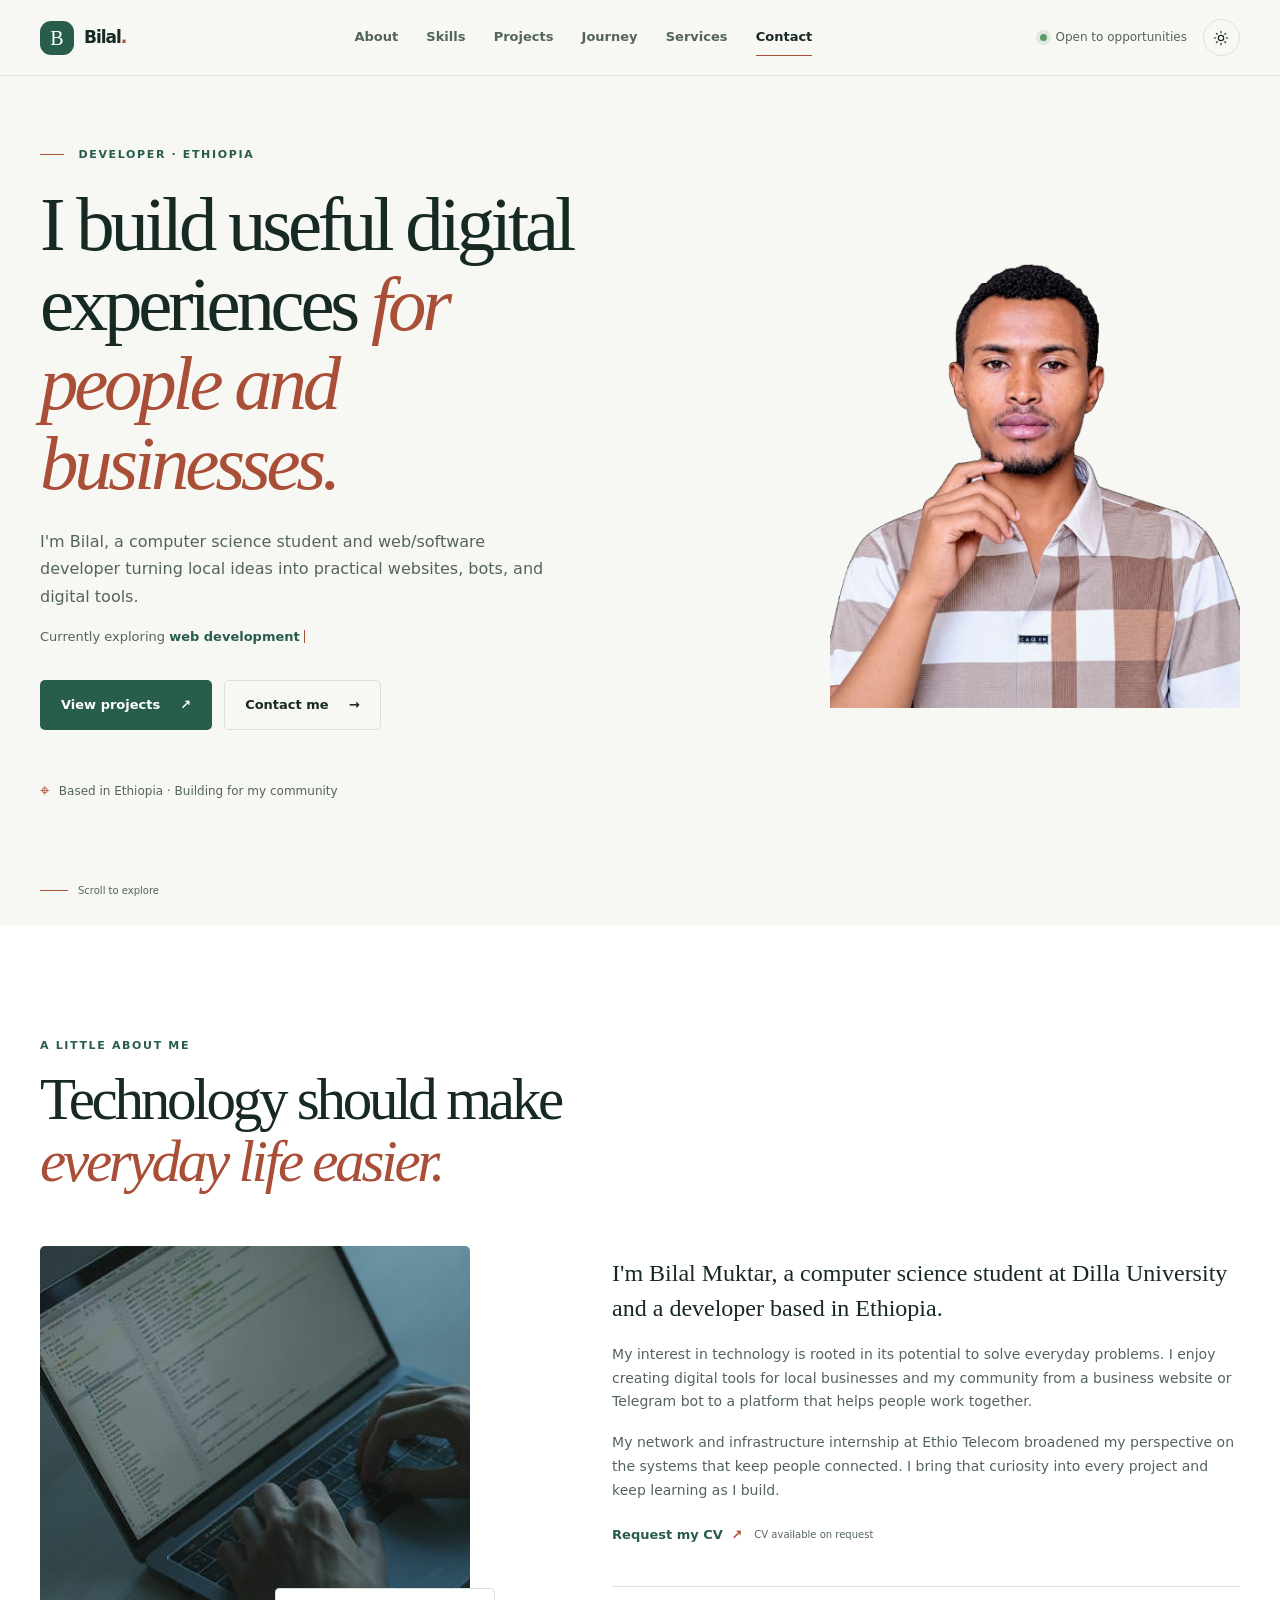
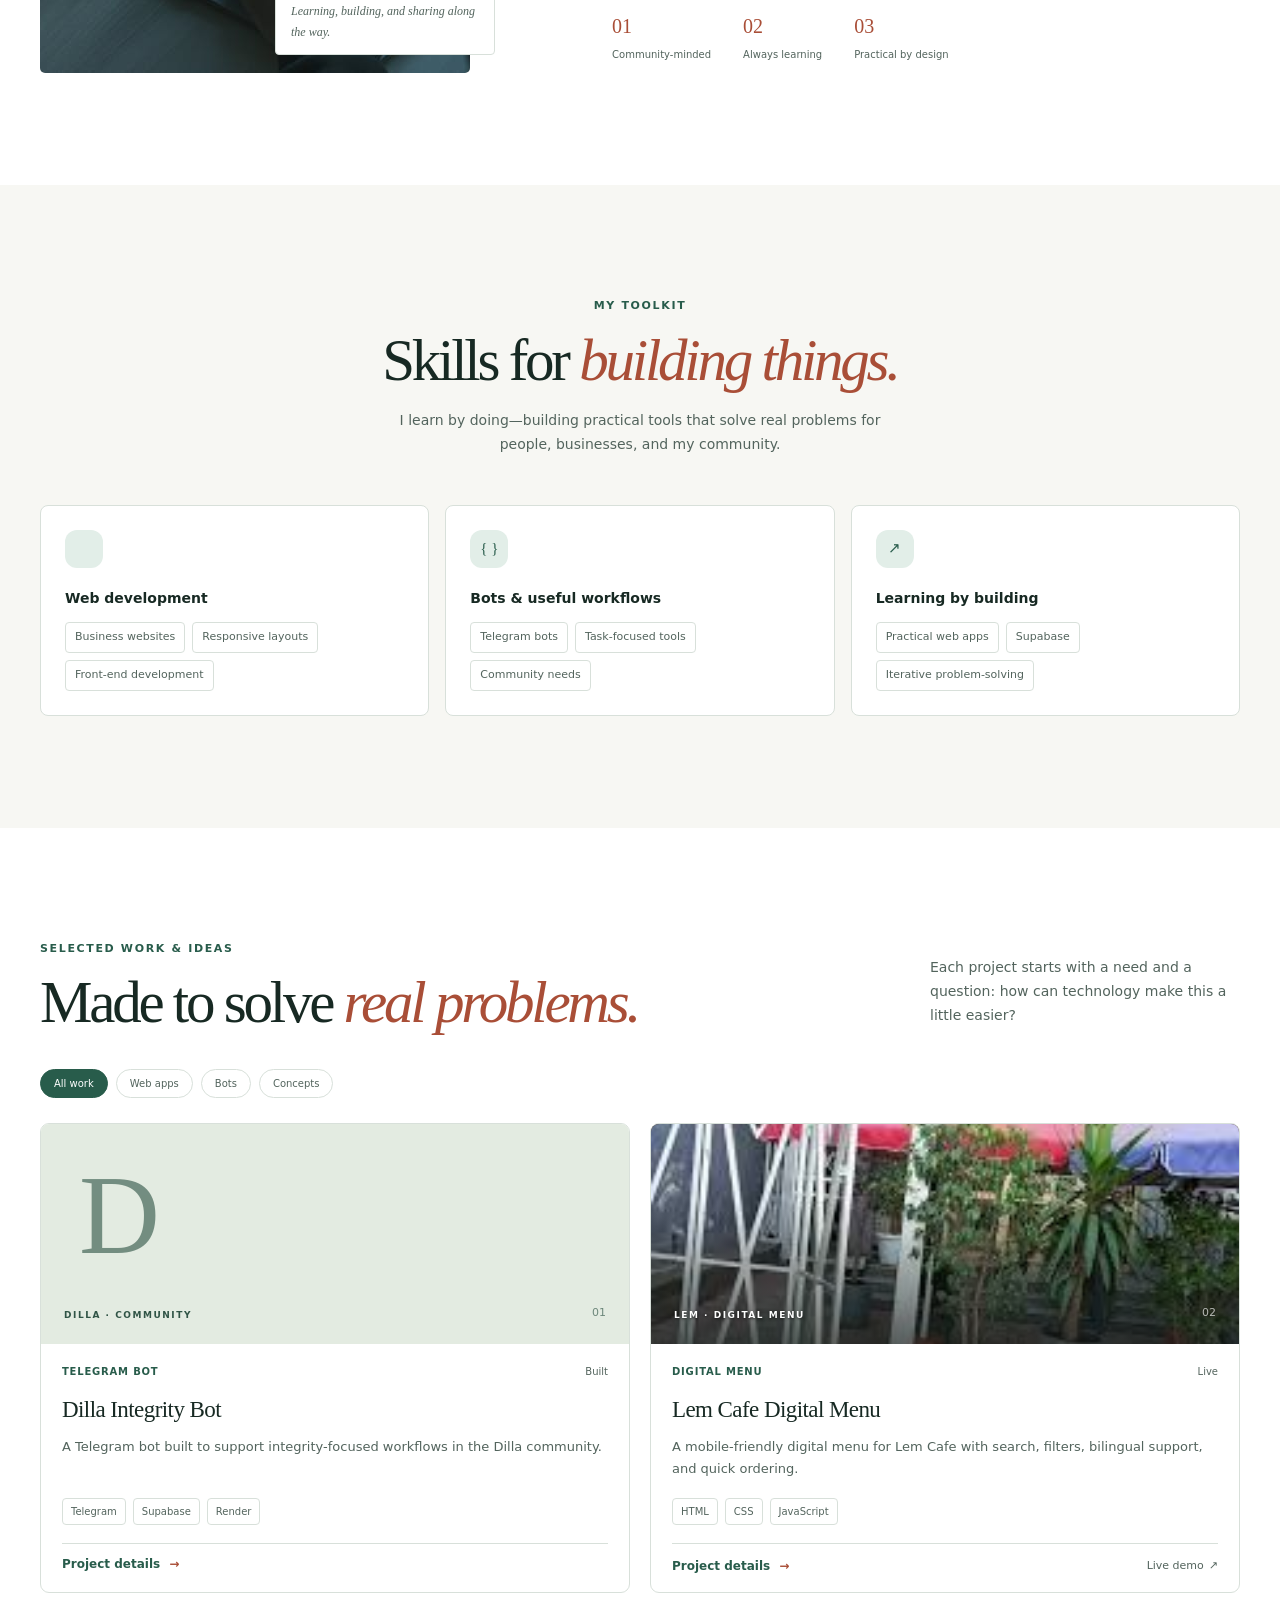
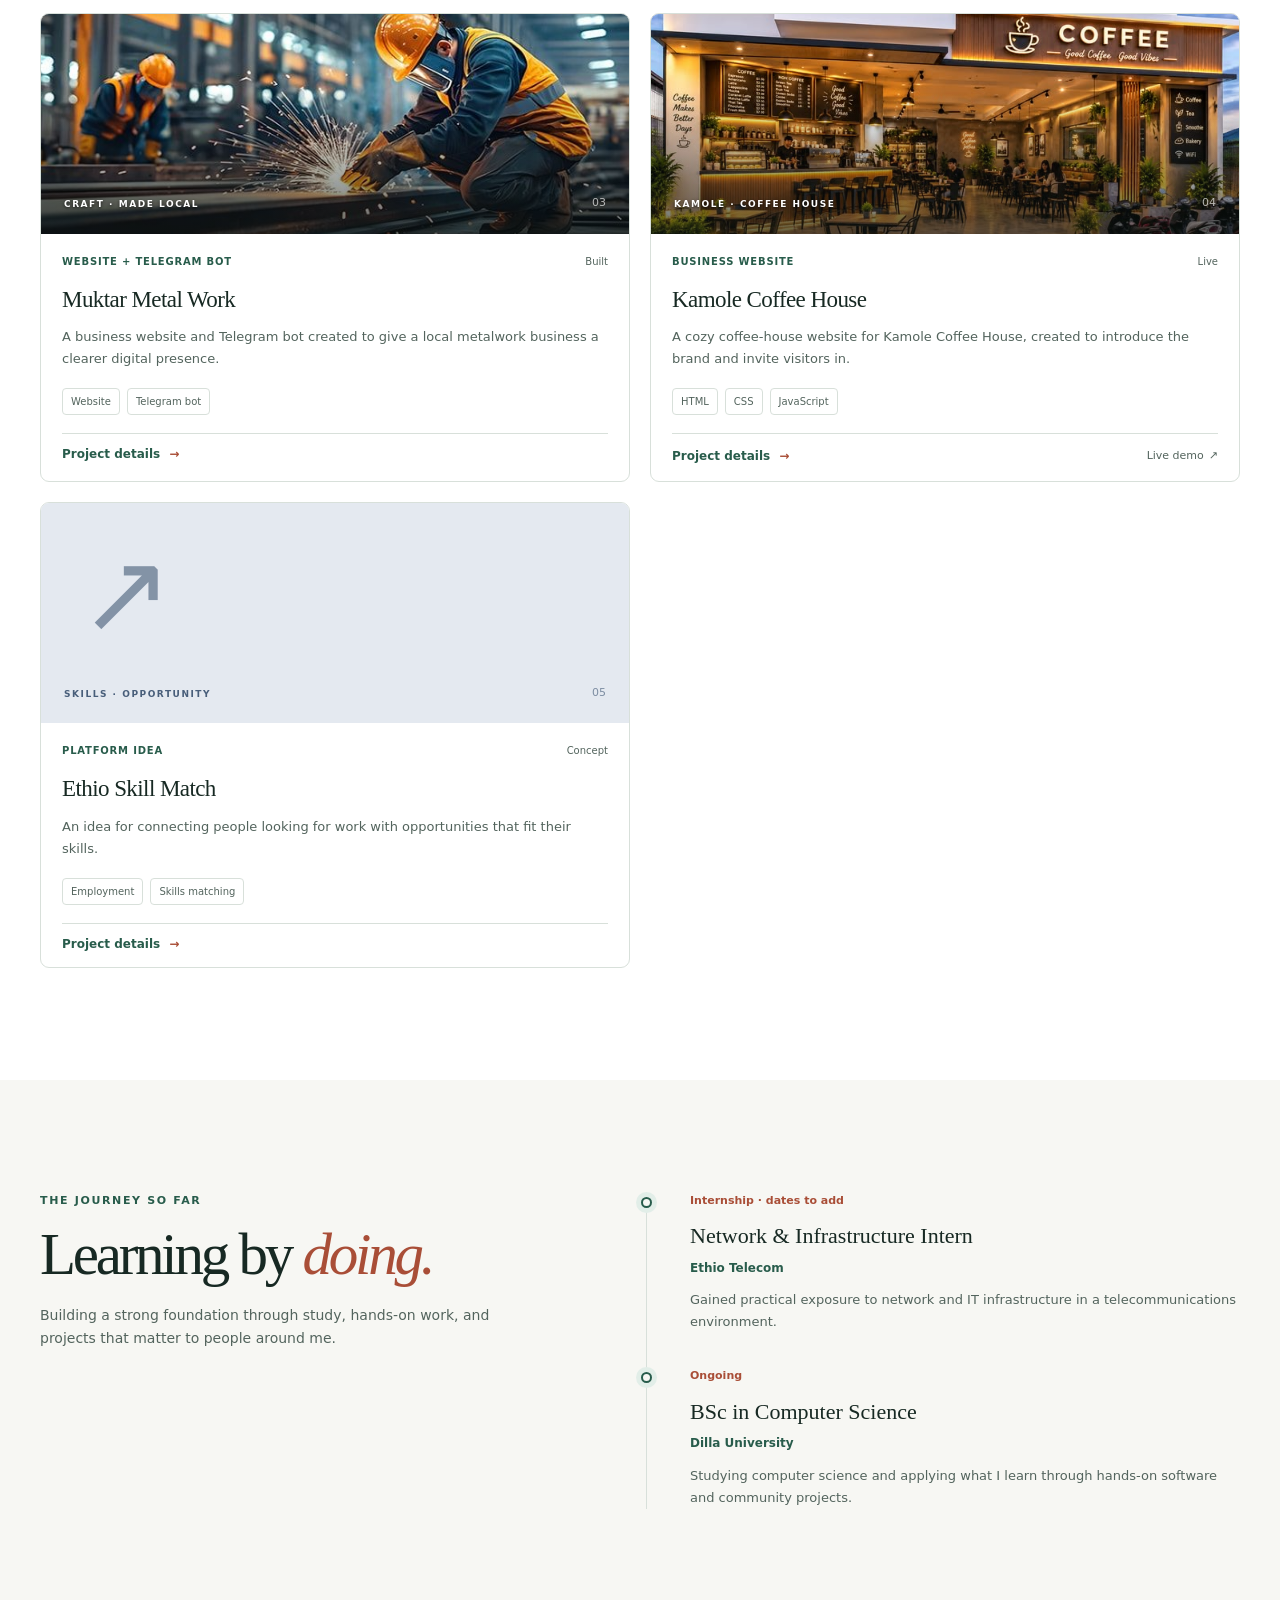
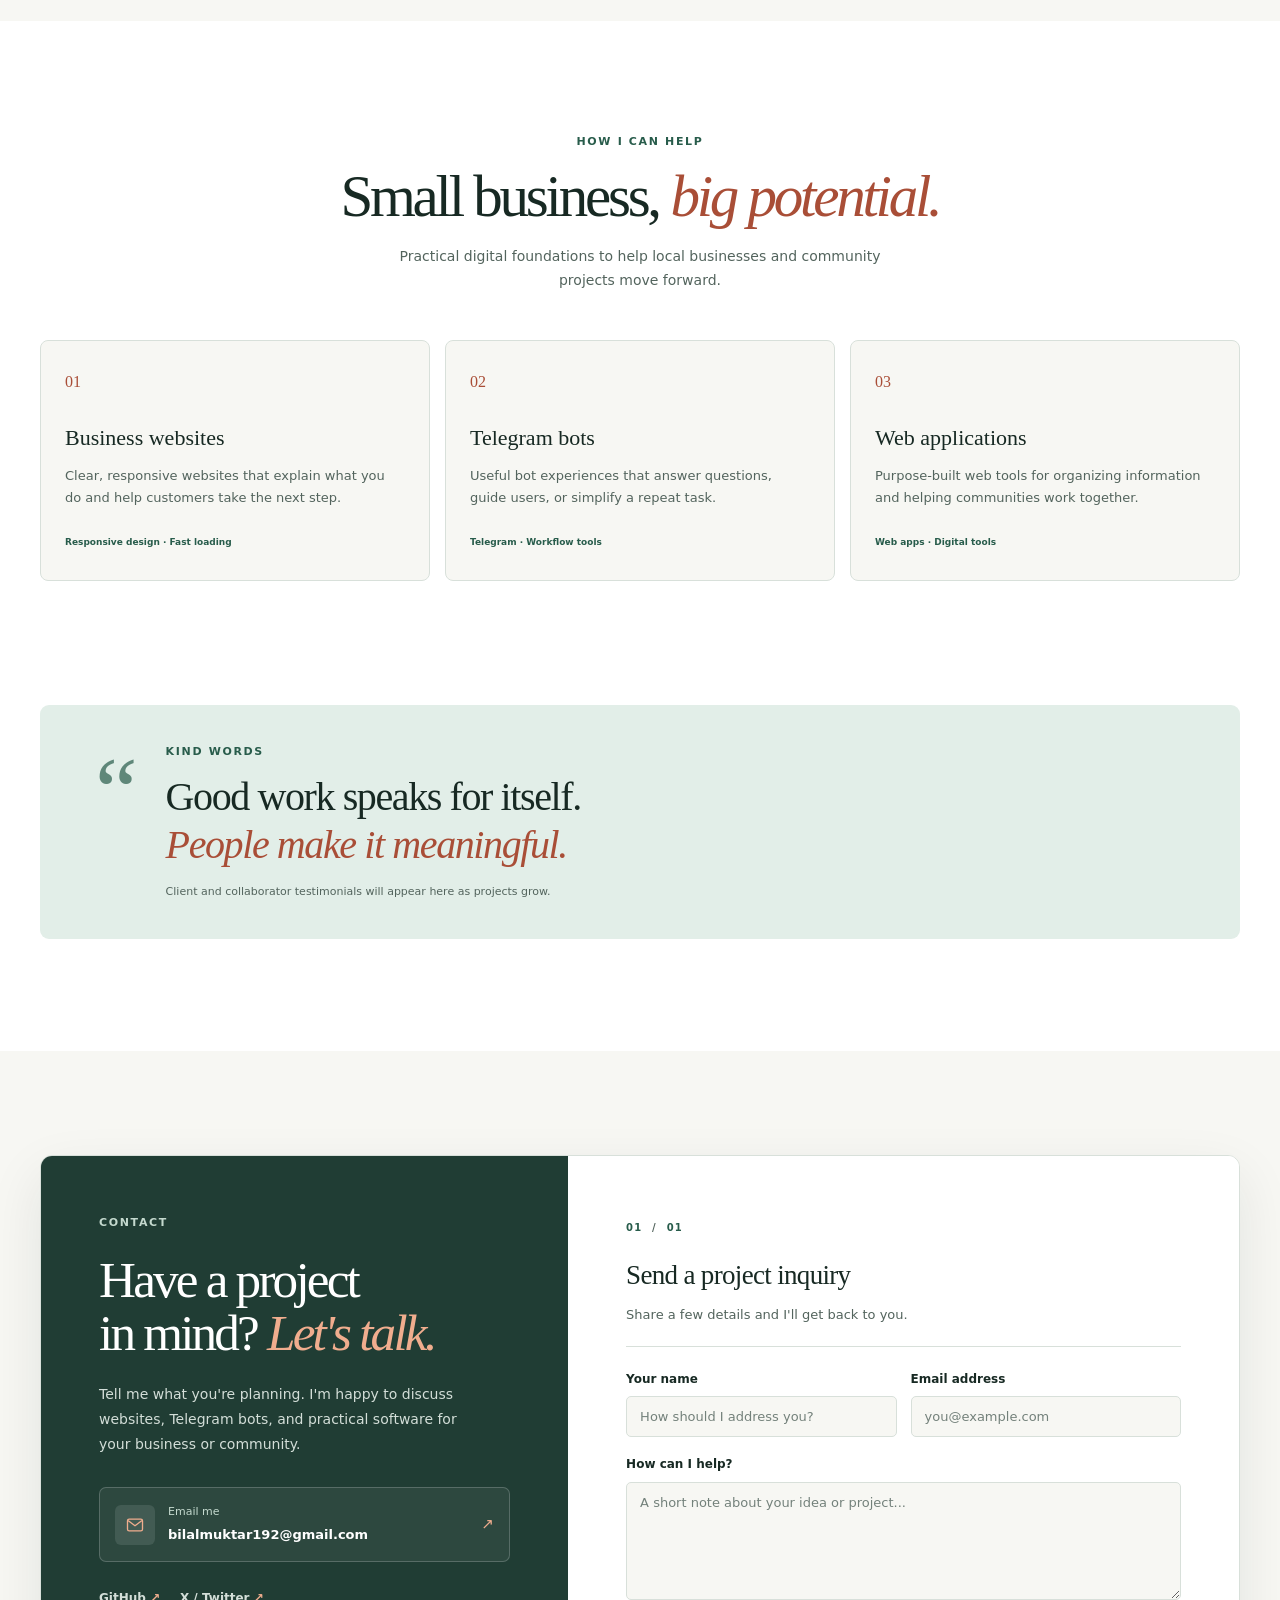
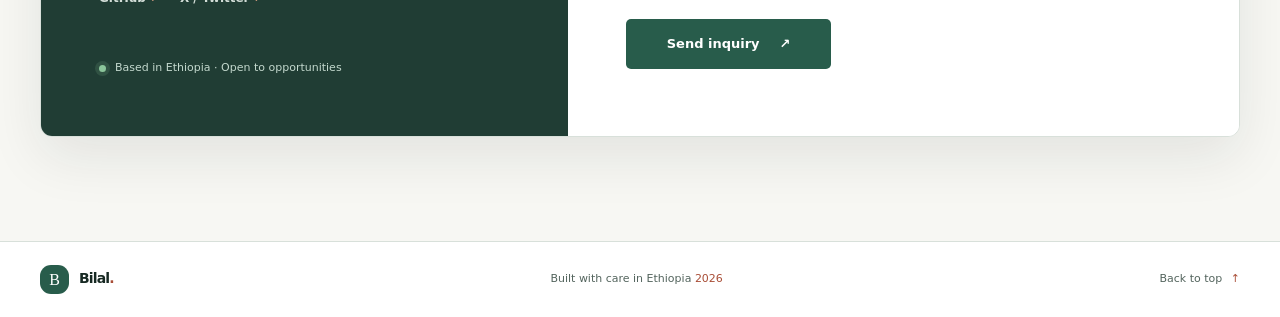
<file: index.html>
<!doctype html>
<html lang="en">
<head>
    <meta charset="utf-8">
    <meta name="viewport" content="width=device-width, initial-scale=1">
    <meta name="theme-color" content="#f7f7f3">
    <meta name="description" content="Bilal Muktar is a computer science student and developer in Ethiopia, building thoughtful websites, Telegram bots, and digital tools for local businesses and communities.">
    <meta property="og:type" content="website">
    <meta property="og:title" content="Bilal Muktar — Developer in Ethiopia">
    <meta property="og:description" content="Digital tools for local businesses and communities. Explore Bilal's projects and get in touch.">
    <meta property="og:image" content="images/Bilal-transparent.webp">
    <meta name="twitter:card" content="summary">
    <meta name="twitter:title" content="Bilal Muktar — Developer in Ethiopia">
    <meta name="twitter:description" content="Websites, Telegram bots, and useful digital tools for businesses and communities.">
    <title>Bilal Muktar — Developer in Ethiopia</title>
    <link rel="icon" type="image/svg+xml" href="favicon.svg">
    <link rel="preload" href="images/Bilal-transparent.webp" as="image" fetchpriority="high">
    <link rel="stylesheet" href="style.css">
    <script type="application/ld+json">
        {
            "@context": "https://schema.org",
            "@type": "Person",
            "name": "Bilal Muktar",
            "jobTitle": "Computer Science Student and Web/Software Developer",
            "email": "bilalmuktar192@gmail.com",
            "address": {
                "@type": "PostalAddress",
                "addressCountry": "Ethiopia"
            },
            "sameAs": [
                "https://github.com/BilalX570",
                "https://x.com/BilalMukta43079"
            ]
        }
    </script>
    <script src="data.js" defer></script>
    <script src="script.js" defer></script>
</head>
<body>
    <a class="skip-link" href="#main">Skip to content</a>
    <header class="site-header">
        <a class="brand" href="#home" aria-label="Bilal Muktar, home">
            <span class="brand-mark" aria-hidden="true">B</span>
            <span>Bilal<span class="brand-dot">.</span></span>
        </a>
        <button class="menu-toggle" type="button" aria-expanded="false" aria-controls="primary-navigation">
            <span class="menu-toggle-label">Menu</span>
            <span class="menu-icon" aria-hidden="true"><span></span><span></span></span>
        </button>
        <nav class="primary-navigation" id="primary-navigation" aria-label="Main navigation">
            <a class="nav-link" href="#about">About</a>
            <a class="nav-link" href="#skills">Skills</a>
            <a class="nav-link" href="#projects">Projects</a>
            <a class="nav-link" href="#experience">Journey</a>
            <a class="nav-link" href="#services">Services</a>
            <a class="nav-link" href="#contact">Contact</a>
        </nav>
        <div class="header-actions">
            <a class="header-availability" href="#contact"><span aria-hidden="true"></span> Open to opportunities</a>
            <button class="theme-toggle" type="button" aria-label="Switch to dark theme" title="Switch theme">
                <svg class="theme-icon theme-icon-sun" viewBox="0 0 24 24" aria-hidden="true"><circle cx="12" cy="12" r="4"></circle><path d="M12 2v2m0 16v2M4.93 4.93l1.42 1.42m11.3 11.3 1.42 1.42M2 12h2m16 0h2M4.93 19.07l1.42-1.42m11.3-11.3 1.42-1.42"></path></svg>
                <svg class="theme-icon theme-icon-moon" viewBox="0 0 24 24" aria-hidden="true"><path d="M20.2 15.1A8.5 8.5 0 0 1 8.9 3.8 8.6 8.6 0 1 0 20.2 15.1Z"></path></svg>
            </button>
        </div>
    </header>

    <main id="main">
        <section class="hero section-shell" id="home" aria-labelledby="hero-title">
            <div class="hero-copy">
                <p class="eyebrow"><span class="eyebrow-line"></span> DEVELOPER · ETHIOPIA</p>
                <h1 id="hero-title">I build useful digital experiences <span>for people and businesses.</span></h1>
                <p class="hero-intro">I'm Bilal, a computer science student and web/software developer turning local ideas into practical websites, bots, and digital tools.</p>
                <p class="hero-role">Currently exploring <span class="typed-text">web development</span><span class="typing-cursor" aria-hidden="true"></span></p>
                <div class="hero-actions">
                    <a class="button button-primary" href="#projects">View projects <span aria-hidden="true">↗</span></a>
                    <a class="button button-secondary" href="#contact">Contact me <span aria-hidden="true">→</span></a>
                </div>
                <div class="hero-footnote"><span class="location-pin" aria-hidden="true">⌖</span> Based in Ethiopia · Building for my community</div>
            </div>
            <div class="hero-visual">
                <div class="portrait-frame">
                    <img src="images/Bilal-transparent.webp" alt="Bilal Muktar" width="900" height="980" fetchpriority="high" decoding="async">
                </div>
            </div>
            <a class="scroll-cue" href="#about"><span></span> Scroll to explore</a>
        </section>

        <section class="section section-about" id="about" aria-labelledby="about-title">
            <div class="section-shell">
                <div class="section-heading reveal">
                    <p class="eyebrow">A LITTLE ABOUT ME</p>
                    <h2 id="about-title">Technology should make<br><span>everyday life easier.</span></h2>
                </div>
                <div class="about-grid">
                    <div class="about-image reveal">
                        <img src="images/coding.jpg" alt="A developer working at a computer" width="640" height="427" loading="lazy" decoding="async">
                        <span class="image-caption">Learning, building, and sharing along the way.</span>
                    </div>
                    <div class="about-copy reveal">
                        <p class="lead">I'm Bilal Muktar, a computer science student at Dilla University and a developer based in Ethiopia.</p>
                        <p>My interest in technology is rooted in its potential to solve everyday problems. I enjoy creating digital tools for local businesses and my community from a business website or Telegram bot to a platform that helps people work together.</p>
                        <p>My network and infrastructure internship at Ethio Telecom broadened my perspective on the systems that keep people connected. I bring that curiosity into every project and keep learning as I build.</p>
                        <div class="about-actions">
                            <a class="text-link" href="mailto:bilalmuktar192@gmail.com?subject=Could%20you%20share%20your%20CV%3F">Request my CV <span aria-hidden="true">↗</span></a>
                            <span class="availability-note">CV available on request</span>
                        </div>
                        <div class="about-facts">
                            <div><strong>01</strong><span>Community-minded</span></div>
                            <div><strong>02</strong><span>Always learning</span></div>
                            <div><strong>03</strong><span>Practical by design</span></div>
                        </div>
                    </div>
                </div>
            </div>
        </section>

        <section class="section section-skills" id="skills" aria-labelledby="skills-title">
            <div class="section-shell">
                <div class="section-heading section-heading-centered reveal">
                    <p class="eyebrow">MY TOOLKIT</p>
                    <h2 id="skills-title">Skills for <span>building things.</span></h2>
                    <p>I learn by doing—building practical tools that solve real problems for people, businesses, and my community.</p>
                </div>
                <div class="skills-grid" id="skills-grid">
                    <article class="skill-group reveal">
                        <span class="skill-group-icon" aria-hidden="true">01</span>
                        <h3>Web development</h3>
                        <ul>
                            <li>Business websites</li>
                            <li>Responsive layouts</li>
                            <li>Front-end development</li>
                        </ul>
                    </article>
                    <article class="skill-group reveal">
                        <span class="skill-group-icon" aria-hidden="true">02</span>
                        <h3>Bots &amp; useful workflows</h3>
                        <ul>
                            <li>Telegram bots</li>
                            <li>Task-focused tools</li>
                            <li>Community needs</li>
                        </ul>
                    </article>
                    <article class="skill-group reveal">
                        <span class="skill-group-icon" aria-hidden="true">03</span>
                        <h3>Learning by building</h3>
                        <ul>
                            <li>Practical web apps</li>
                            <li>Supabase</li>
                            <li>Iterative problem-solving</li>
                        </ul>
                    </article>
                </div>
            </div>
        </section>

        <section class="section section-projects" id="projects" aria-labelledby="projects-title">
            <div class="section-shell">
                <div class="section-heading projects-heading reveal">
                    <div>
                        <p class="eyebrow">SELECTED WORK & IDEAS</p>
                        <h2 id="projects-title">Made to solve <span>real problems.</span></h2>
                    </div>
                    <p>Each project starts with a need and a question: how can technology make this a little easier?</p>
                </div>
                <div class="project-filters" role="group" aria-label="Filter projects">
                    <button class="filter-button is-active" type="button" data-filter="all" aria-pressed="true">All work</button>
                    <button class="filter-button" type="button" data-filter="web" aria-pressed="false">Web apps</button>
                    <button class="filter-button" type="button" data-filter="bots" aria-pressed="false">Bots</button>
                    <button class="filter-button" type="button" data-filter="concept" aria-pressed="false">Concepts</button>
                </div>
                <div class="projects-grid" id="projects-grid" aria-live="polite"></div>
            </div>
        </section>

        <section class="section section-journey" id="experience" aria-labelledby="journey-title">
            <div class="section-shell journey-grid">
                <div class="section-heading reveal">
                    <p class="eyebrow">THE JOURNEY SO FAR</p>
                    <h2 id="journey-title">Learning by <span>doing.</span></h2>
                    <p>Building a strong foundation through study, hands-on work, and projects that matter to people around me.</p>
                </div>
                <div class="timeline" id="timeline"></div>
            </div>
        </section>

        <section class="section section-services" id="services" aria-labelledby="services-title">
            <div class="section-shell">
                <div class="section-heading section-heading-centered reveal">
                    <p class="eyebrow">HOW I CAN HELP</p>
                    <h2 id="services-title">Small business, <span>big potential.</span></h2>
                    <p>Practical digital foundations to help local businesses and community projects move forward.</p>
                </div>
                <div class="services-grid">
                    <article class="service-card reveal">
                        <span class="service-number">01</span>
                        <h3>Business websites</h3>
                        <p>Clear, responsive websites that explain what you do and help customers take the next step.</p>
                        <span class="service-tags">Responsive design · Fast loading</span>
                    </article>
                    <article class="service-card reveal">
                        <span class="service-number">02</span>
                        <h3>Telegram bots</h3>
                        <p>Useful bot experiences that answer questions, guide users, or simplify a repeat task.</p>
                        <span class="service-tags">Telegram · Workflow tools</span>
                    </article>
                    <article class="service-card reveal">
                        <span class="service-number">03</span>
                        <h3>Web applications</h3>
                        <p>Purpose-built web tools for organizing information and helping communities work together.</p>
                        <span class="service-tags">Web apps · Digital tools</span>
                    </article>
                </div>
            </div>
        </section>

        <section class="section section-kind-words" aria-labelledby="kind-words-title">
            <div class="section-shell">
                <div class="kind-words-card reveal">
                    <span class="quote-mark" aria-hidden="true">“</span>
                    <div>
                        <p class="eyebrow">KIND WORDS</p>
                        <h2 id="kind-words-title">Good work speaks for itself.<br><span>People make it meaningful.</span></h2>
                        <p class="kind-words-note">Client and collaborator testimonials will appear here as projects grow.</p>
                    </div>
                </div>
            </div>
        </section>

        <section class="section section-contact" id="contact" aria-labelledby="contact-title">
            <div class="section-shell contact-grid">
                <div class="contact-copy reveal">
                    <p class="eyebrow">CONTACT</p>
                    <h2 id="contact-title">Have a project<br>in mind? <span>Let's talk.</span></h2>
                    <p class="contact-intro">Tell me what you're planning. I'm happy to discuss websites, Telegram bots, and practical software for your business or community.</p>
                    <a class="contact-method" href="mailto:bilalmuktar192@gmail.com">
                        <span class="contact-method-icon" aria-hidden="true">
                            <svg viewBox="0 0 24 24"><rect x="3" y="5" width="18" height="14" rx="2"></rect><path d="m4 7 8 6 8-6"></path></svg>
                        </span>
                        <span class="contact-method-copy"><span>Email me</span><strong>bilalmuktar192@gmail.com</strong></span>
                        <span class="contact-method-arrow" aria-hidden="true">↗</span>
                    </a>
                    <div class="contact-socials" id="contact-socials" aria-label="Social profiles">
                        <a href="https://github.com/BilalX570" target="_blank" rel="noopener noreferrer">GitHub <span aria-hidden="true">↗</span></a>
                        <a href="https://x.com/BilalMukta43079" target="_blank" rel="noopener noreferrer">X / Twitter <span aria-hidden="true">↗</span></a>
                    </div>
                    <p class="contact-location"><span aria-hidden="true"></span> Based in Ethiopia · Open to opportunities</p>
                </div>
                <form class="contact-form reveal" id="contact-form" name="project-inquiry" method="POST" action="/" data-netlify="true" netlify-honeypot="bot-field">
                    <input type="hidden" name="form-name" value="project-inquiry">
                    <p class="form-honeypot" hidden>
                        <label>Leave this field empty: <input name="bot-field" tabindex="-1" autocomplete="off"></label>
                    </p>
                    <div class="contact-form-heading">
                        <span class="form-step">01 <span aria-hidden="true">/</span> 01</span>
                        <h3>Send a project inquiry</h3>
                        <p>Share a few details and I'll get back to you.</p>
                    </div>
                    <div class="form-fields">
                        <div class="form-field">
                            <label for="contact-name">Your name</label>
                            <input id="contact-name" name="name" type="text" autocomplete="name" maxlength="100" pattern=".*\S.*" title="Please enter your name." placeholder="How should I address you?" required>
                        </div>
                        <div class="form-field">
                            <label for="contact-email">Email address</label>
                            <input id="contact-email" name="email" type="email" autocomplete="email" maxlength="254" placeholder="you@example.com" required>
                        </div>
                        <div class="form-field form-field-message">
                            <label for="contact-message">How can I help?</label>
                            <textarea id="contact-message" name="message" rows="4" maxlength="5000" pattern=".*\S.*" title="Please enter a message." placeholder="A short note about your idea or project..." required></textarea>
                        </div>
                    </div>
                    <button class="button button-primary form-submit" type="submit"><span class="form-submit-label">Send inquiry</span><span aria-hidden="true">↗</span></button>
                    <p class="form-status" id="form-status" role="status" aria-live="polite"></p>
                </form>
            </div>
        </section>
    </main>

    <footer class="site-footer">
        <div class="section-shell footer-inner">
            <a class="brand footer-brand" href="#home"><span class="brand-mark" aria-hidden="true">B</span><span>Bilal<span class="brand-dot">.</span></span></a>
            <p>Built with care in Ethiopia <span id="copyright-year"></span></p>
            <a class="back-to-top" href="#home">Back to top <span aria-hidden="true">↑</span></a>
        </div>
    </footer>

    <dialog class="project-dialog" id="project-dialog" aria-labelledby="dialog-title">
        <form method="dialog"><button class="dialog-close" aria-label="Close project details">×</button></form>
        <div class="dialog-content" id="dialog-content"></div>
    </dialog>
</body>
</html>
</file>
<file: style.css>
:root {
    color-scheme: light;
    --page: #f7f7f3;
    --surface: #ffffff;
    --surface-soft: #eef1ed;
    --ink: #172923;
    --ink-soft: #53645d;
    --line: #d8e0da;
    --accent: #a94e37;
    --accent-dark: #8c3d2c;
    --accent-soft: #f3e5dc;
    --green: #285c4b;
    --green-soft: #e2eee8;
    --button-ink: #ffffff;
    --header: rgba(247, 247, 243, 0.92);
    --shadow: 0 20px 55px rgba(23, 35, 31, 0.09);
    --shadow-small: 0 8px 26px rgba(23, 35, 31, 0.07);
    --radius: 18px;
    --font-body: Inter, ui-sans-serif, system-ui, -apple-system, BlinkMacSystemFont, "Segoe UI", sans-serif;
    --font-display: "Iowan Old Style", "Palatino Linotype", "Book Antiqua", Georgia, serif;
    --content-width: 1200px;
    --ease: cubic-bezier(0.2, 0.7, 0.2, 1);
}

:root[data-theme="dark"] {
    color-scheme: dark;
    --page: #111c1a;
    --surface: #192522;
    --surface-soft: #202f2a;
    --ink: #edf2ed;
    --ink-soft: #b8c5bd;
    --line: #34443d;
    --accent: #e99a7c;
    --accent-dark: #f1ae93;
    --accent-soft: #382b26;
    --green: #a3ccb5;
    --green-soft: #243a31;
    --button-ink: #172923;
    --header: rgba(17, 28, 26, 0.94);
    --shadow: 0 20px 55px rgba(0, 0, 0, 0.24);
    --shadow-small: 0 8px 26px rgba(0, 0, 0, 0.2);
}

* { box-sizing: border-box; }

html {
    scroll-behavior: smooth;
    scroll-padding-top: 92px;
    background: var(--page);
}

body {
    margin: 0;
    background: var(--page);
    color: var(--ink);
    font-family: var(--font-body);
    font-size: 15px;
    line-height: 1.7;
    -webkit-font-smoothing: antialiased;
    transition: background-color 180ms ease, color 180ms ease;
}

body, button, input, textarea { font-family: var(--font-body); }
button, a { -webkit-tap-highlight-color: transparent; }
a { color: inherit; text-decoration: none; }
button { color: inherit; }
img { display: block; max-width: 100%; }
::selection { color: #fff; background: var(--green); }

:focus-visible {
    outline: 3px solid var(--accent);
    outline-offset: 4px;
}

.section-shell {
    width: min(var(--content-width), calc(100% - 64px));
    margin-inline: auto;
}

.skip-link {
    position: fixed;
    z-index: 20;
    top: 10px;
    left: 10px;
    padding: 10px 16px;
    transform: translateY(-160%);
    border-radius: 8px;
    background: var(--ink);
    color: var(--page);
}

.skip-link:focus { transform: translateY(0); }

.site-header {
    position: sticky;
    z-index: 10;
    top: 0;
    display: flex;
    min-height: 76px;
    align-items: center;
    justify-content: space-between;
    gap: 30px;
    padding: 0 max(32px, calc((100% - var(--content-width)) / 2));
    border-bottom: 1px solid color-mix(in srgb, var(--line) 75%, transparent);
    background: var(--header);
    backdrop-filter: blur(16px);
}

.brand {
    display: inline-flex;
    flex: 0 0 auto;
    align-items: center;
    gap: 10px;
    font-size: 17px;
    font-weight: 750;
    letter-spacing: -0.06em;
}

.brand-mark {
    display: grid;
    width: 34px;
    height: 34px;
    place-items: center;
    border-radius: 11px;
    background: var(--green);
    color: #fff;
    font-family: var(--font-display);
    font-size: 20px;
    font-weight: 500;
    letter-spacing: 0;
}

.brand-dot { color: var(--accent); }
.primary-navigation, .header-actions { display: flex; align-items: center; }
.primary-navigation { gap: clamp(15px, 2.2vw, 29px); }
.nav-link { position: relative; color: var(--ink-soft); font-size: 13px; font-weight: 570; transition: color 160ms ease; }
.nav-link::after { position: absolute; right: 0; bottom: -7px; left: 0; height: 1px; background: var(--accent); content: ""; transform: scaleX(0); transform-origin: left; transition: transform 180ms ease; }
.nav-link:hover, .nav-link[aria-current="location"] { color: var(--ink); }
.nav-link[aria-current="location"]::after, .nav-link:hover::after { transform: scaleX(1); }
.header-actions { gap: 16px; }

.header-availability {
    display: inline-flex;
    align-items: center;
    gap: 8px;
    white-space: nowrap;
    color: var(--ink-soft);
    font-size: 12px;
}

.header-availability span {
    width: 7px;
    height: 7px;
    border-radius: 50%;
    background: #5a9a69;
    box-shadow: 0 0 0 4px color-mix(in srgb, #5a9a69 15%, transparent);
}

.theme-toggle {
    display: grid;
    width: 37px;
    height: 37px;
    flex: 0 0 auto;
    place-items: center;
    border: 1px solid var(--line);
    border-radius: 50%;
    background: transparent;
    cursor: pointer;
    transition: background 160ms ease, border-color 160ms ease, transform 160ms ease;
}

.theme-toggle:hover { transform: rotate(12deg); background: var(--surface-soft); }
.theme-icon { width: 16px; height: 16px; fill: none; stroke: currentColor; stroke-linecap: round; stroke-linejoin: round; stroke-width: 1.7; }
.theme-icon-moon { display: none; }
:root[data-theme="dark"] .theme-icon-sun { display: none; }
:root[data-theme="dark"] .theme-icon-moon { display: block; }
.menu-toggle { display: none; }

.hero {
    position: relative;
    display: grid;
    min-height: min(760px, calc(100svh - 76px));
    grid-template-columns: 1.04fr 0.96fr;
    align-items: center;
    gap: 6%;
    padding-top: 70px;
    padding-bottom: 100px;
}

.hero-copy, .hero-visual, .scroll-cue { position: relative; z-index: 1; }
.hero-copy { position: relative; z-index: 1; padding-bottom: 20px; }
.eyebrow { margin: 0 0 20px; color: var(--green); font-size: 11px; font-weight: 750; letter-spacing: 0.15em; }
.eyebrow-line { display: inline-block; width: 24px; height: 1px; margin: 0 9px 3px 0; background: var(--accent); }
.hero h1, .section-heading h2, .contact-copy h2 {
    margin: 0;
    font-family: var(--font-display);
    font-size: clamp(48px, 6vw, 78px);
    font-weight: 500;
    letter-spacing: -0.055em;
    line-height: 1.04;
}

.hero h1 span, .section-heading h2 span, .contact-copy h2 span, .kind-words-card h2 span { color: var(--accent); font-style: italic; }
.hero-intro { max-width: 515px; margin: 24px 0 0; color: var(--ink-soft); font-size: 16px; }
.hero-role { min-height: 25px; margin: 16px 0 0; color: var(--ink-soft); font-size: 13px; }
.typed-text { color: var(--green); font-weight: 700; }
.typing-cursor { display: inline-block; width: 1px; height: 13px; margin-left: 4px; background: var(--accent); vertical-align: -2px; animation: blink 900ms step-end infinite; }

@keyframes blink { 50% { opacity: 0; } }

.hero-actions, .about-actions { display: flex; align-items: center; gap: 12px; margin-top: 29px; }
.button { display: inline-flex; min-height: 50px; align-items: center; justify-content: center; gap: 20px; padding: 0 20px; border: 1px solid transparent; border-radius: 5px; font-size: 13px; font-weight: 650; transition: transform 180ms var(--ease), background 180ms ease, color 180ms ease, border-color 180ms ease; cursor: pointer; }
.button:hover { transform: translateY(-2px); }
.button-primary { background: var(--green); color: var(--button-ink); }
.button-primary:hover { background: color-mix(in srgb, var(--green) 82%, #000); }
.button-secondary { border-color: var(--line); background: transparent; color: var(--ink); }
.button-secondary:hover { border-color: var(--ink-soft); background: var(--surface); }
.hero-footnote { margin-top: 46px; color: var(--ink-soft); font-size: 12px; }
.location-pin { margin-right: 5px; color: var(--accent); font-size: 17px; vertical-align: -1px; }

.hero-visual { position: relative; width: min(100%, 410px); justify-self: end; }
.portrait-frame { position: relative; overflow: hidden; width: 100%; aspect-ratio: 1176 / 1280; }
.portrait-frame img { width: 100%; height: 100%; object-fit: contain; object-position: center bottom; }
.scroll-cue { position: absolute; bottom: 26px; left: 0; display: flex; align-items: center; gap: 10px; color: var(--ink-soft); font-size: 10px; }
.scroll-cue span { display: block; width: 28px; height: 1px; background: var(--accent); }

.section { padding: 112px 0; }
.section-about { background: var(--surface); }
.section-heading { max-width: 620px; }
.section-heading .eyebrow { margin-bottom: 14px; }
.section-heading h2, .contact-copy h2 { font-size: clamp(40px, 4.7vw, 59px); }
.section-heading > p:not(.eyebrow) { max-width: 530px; margin: 18px 0 0; color: var(--ink-soft); font-size: 14px; }
.section-heading-centered { margin: 0 auto 48px; text-align: center; }
.section-heading-centered > p:not(.eyebrow) { margin-inline: auto; }

.about-grid { display: grid; grid-template-columns: 0.85fr 1.15fr; align-items: center; gap: 9%; margin-top: 54px; }
.about-image { position: relative; max-width: 430px; }
.about-image img { width: 100%; aspect-ratio: 1.15 / 1; border-radius: 5px; object-fit: cover; }
.image-caption { position: absolute; right: -25px; bottom: 18px; max-width: 220px; padding: 12px 15px; border: 1px solid var(--line); border-radius: 4px; background: var(--surface); color: var(--ink-soft); font-family: var(--font-display); font-size: 12px; font-style: italic; }
.about-copy p { margin: 0 0 17px; color: var(--ink-soft); font-size: 14px; }
.about-copy .lead { color: var(--ink); font-family: var(--font-display); font-size: 24px; line-height: 1.45; }
.about-actions { gap: 12px; margin-top: 21px; }
.text-link { color: var(--green); font-size: 13px; font-weight: 700; }
.text-link span { margin-left: 4px; color: var(--accent); }
.availability-note { color: var(--ink-soft); font-size: 10px; }
.about-facts { display: flex; gap: 32px; margin-top: 40px; padding-top: 22px; border-top: 1px solid var(--line); }
.about-facts div { display: grid; gap: 3px; }
.about-facts strong { color: var(--accent); font-family: var(--font-display); font-size: 20px; font-weight: 500; }
.about-facts span { color: var(--ink-soft); font-size: 10px; }

.section-skills { background: var(--page); }
.skills-grid { display: grid; grid-template-columns: repeat(3, 1fr); gap: 16px; }
.skill-group { min-height: 194px; padding: 24px; border: 1px solid var(--line); border-radius: 8px; background: var(--surface); transition: transform 180ms var(--ease), box-shadow 180ms ease; }
.skill-group:hover { transform: translateY(-4px); box-shadow: var(--shadow-small); }
.skill-group-icon { display: grid; width: 38px; height: 38px; place-items: center; border-radius: 12px; background: var(--green-soft); color: var(--green); font-family: var(--font-display); font-size: 15px; }
.skill-group h3 { margin: 19px 0 12px; font-size: 14px; }
.skill-group ul, .tech-list { display: flex; flex-wrap: wrap; gap: 7px; margin: 0; padding: 0; list-style: none; }
.skill-group li, .tech-list li { padding: 5px 9px; border: 1px solid var(--line); border-radius: 4px; color: var(--ink-soft); font-size: 11px; }

.section-projects { background: var(--surface); }
.projects-heading { display: flex; align-items: end; justify-content: space-between; gap: 38px; max-width: none; }
.projects-heading > p { max-width: 310px !important; margin: 0 0 6px !important; }
.project-filters { display: flex; flex-wrap: wrap; gap: 8px; margin: 35px 0 25px; }
.filter-button { padding: 8px 13px; border: 1px solid var(--line); border-radius: 30px; background: transparent; color: var(--ink-soft); font-size: 10px; cursor: pointer; transition: all 150ms ease; }
.filter-button:hover, .filter-button.is-active { border-color: var(--green); background: var(--green); color: #fff; }
.projects-grid { display: grid; grid-template-columns: repeat(2, minmax(0, 1fr)); gap: 20px; }
.project-card { overflow: hidden; border: 1px solid var(--line); border-radius: 9px; background: var(--surface); transition: transform 200ms var(--ease), box-shadow 200ms ease, border-color 200ms ease; }
.project-card:hover { transform: translateY(-4px); border-color: color-mix(in srgb, var(--green) 35%, var(--line)); box-shadow: var(--shadow-small); }
.project-art { position: relative; display: flex; height: 220px; align-items: flex-end; justify-content: space-between; overflow: hidden; padding: 21px 23px; }
.project-art-has-image { isolation: isolate; color: #fff; }
.project-art-image { position: absolute; z-index: -2; inset: 0; width: 100%; height: 100%; object-fit: cover; transition: transform 350ms var(--ease); }
.project-card:hover .project-art-image { transform: scale(1.035); }
.project-art-has-image::after { position: absolute; z-index: -1; inset: 0; background: linear-gradient(180deg, transparent 35%, rgba(12, 20, 17, 0.62)); content: ""; }
.project-art-label { color: currentColor; font-size: 9px; font-weight: 750; letter-spacing: 0.17em; }
.project-art-has-image .project-art-label, .project-art-has-image .project-art-index { color: #fff; text-shadow: 0 1px 3px rgba(0, 0, 0, 0.7); }
.project-art-mark { position: absolute; top: 35px; left: 38px; color: currentColor; font-family: var(--font-display); font-size: clamp(76px, 10vw, 112px); line-height: 1; opacity: 0.62; }
.project-art-index { color: currentColor; font-size: 11px; opacity: 0.66; }
.project-art-integrity { background: #e3ebe1; color: #305446; }
.project-art-lem { background: #4b2e1e; color: #faf3e7; }
.project-art-metal { background: #e2e5e0; color: #33423b; }
.project-art-coffee { background: #f0e2d6; color: #7e4c35; }
.project-art-skills { background: #e4e9f0; color: #485e7a; }
:root[data-theme="dark"] .project-art-integrity { background: #25372e; color: #a8c6ae; }
:root[data-theme="dark"] .project-art-lem { background: #382419; color: #e0c09b; }
:root[data-theme="dark"] .project-art-coffee { background: #3b2e29; color: #dfa17d; }
:root[data-theme="dark"] .project-art-metal { background: #27322e; color: #bdc9c0; }
:root[data-theme="dark"] .project-art-skills { background: #29333d; color: #afc1d8; }
.project-card-content { padding: 19px 21px 16px; }
.project-card-topline { display: flex; justify-content: space-between; gap: 10px; color: var(--green); font-size: 10px; font-weight: 700; letter-spacing: 0.08em; text-transform: uppercase; }
.project-card-topline span:last-child { color: var(--ink-soft); font-weight: 500; letter-spacing: 0; text-transform: none; }
.project-card h3 { margin: 10px 0 7px; font-family: var(--font-display); font-size: 23px; font-weight: 500; letter-spacing: -0.025em; }
.project-card-content > p { min-height: 48px; margin: 0 0 14px; color: var(--ink-soft); font-size: 13px; line-height: 1.7; }
.project-card .tech-list { margin-bottom: 18px; }
.project-card .tech-list li { padding: 4px 8px; font-size: 10px; }
.project-card-footer { display: flex; align-items: center; justify-content: space-between; gap: 12px; padding-top: 13px; border-top: 1px solid var(--line); }
.project-details { padding: 0; border: 0; background: transparent; color: var(--green); font-size: 12px; font-weight: 700; cursor: pointer; }
.project-details span { margin-left: 5px; color: var(--accent); }
.project-links, .dialog-links { display: flex; flex-wrap: wrap; gap: 12px; }
.project-action { display: inline-flex; align-items: center; gap: 5px; color: var(--ink-soft); font-size: 11px; }
.project-action:hover { color: var(--accent); }

.section-journey { background: var(--page); }
.journey-grid { display: grid; grid-template-columns: 0.9fr 1.1fr; gap: 10%; }
.journey-grid .section-heading { position: sticky; top: 125px; align-self: start; }
.timeline { padding-left: 25px; border-left: 1px solid var(--line); }
.timeline-item { position: relative; padding: 0 0 34px 18px; }
.timeline-item:last-child { padding-bottom: 0; }
.timeline-dot { position: absolute; top: 5px; left: -31px; width: 11px; height: 11px; border: 2px solid var(--green); border-radius: 50%; background: var(--page); box-shadow: 0 0 0 5px var(--green-soft); }
.timeline-date { margin: 0 0 7px; color: var(--accent); font-size: 11px; font-weight: 700; }
.timeline-item h3 { margin: 0; font-family: var(--font-display); font-size: 22px; font-weight: 500; }
.timeline-place { margin: 3px 0 11px !important; color: var(--green) !important; font-size: 12px !important; font-weight: 650; }
.timeline-item p:last-child { margin: 0; color: var(--ink-soft); font-size: 13px; }

.section-services { background: var(--surface); }
.services-grid { display: grid; grid-template-columns: repeat(3, 1fr); gap: 15px; }
.service-card { position: relative; min-height: 220px; padding: 27px 24px; border: 1px solid var(--line); border-radius: 8px; background: var(--page); transition: transform 180ms var(--ease), box-shadow 180ms ease; }
.service-card:hover { transform: translateY(-4px); box-shadow: var(--shadow-small); }
.service-number { color: var(--accent); font-family: var(--font-display); font-size: 16px; }
.service-card h3 { margin: 23px 0 9px; font-family: var(--font-display); font-size: 22px; font-weight: 500; }
.service-card p { margin: 0 0 18px; color: var(--ink-soft); font-size: 13px; }
.service-tags { display: inline-block; color: var(--green); font-size: 9px; font-weight: 650; }

.section-kind-words { padding-top: 12px; padding-bottom: 112px; background: var(--surface); }
.kind-words-card { position: relative; display: flex; min-height: 230px; align-items: center; gap: 28px; overflow: hidden; padding: 38px 55px; border-radius: 9px; background: var(--green-soft); }
.quote-mark { align-self: flex-start; color: var(--green); font-family: var(--font-display); font-size: 96px; line-height: 1; opacity: 0.7; }
.kind-words-card .eyebrow { margin-bottom: 11px; }
.kind-words-card h2 { margin: 0; font-family: var(--font-display); font-size: clamp(27px, 3.5vw, 40px); font-weight: 500; letter-spacing: -0.035em; line-height: 1.2; }
.kind-words-note { margin: 14px 0 0; color: var(--ink-soft); font-size: 11px; }

.section-contact { padding: 104px 0; background: var(--page); }
.contact-grid { display: grid; grid-template-columns: 0.88fr 1.12fr; align-items: stretch; gap: 0; overflow: hidden; border: 1px solid var(--line); border-radius: 12px; background: var(--surface); box-shadow: var(--shadow); }
.contact-copy { display: flex; flex-direction: column; align-items: flex-start; padding: clamp(30px, 5vw, 58px); background: #203d34; color: #fff; }
:root[data-theme="dark"] .contact-copy { background: #1b3029; }
.contact-copy .eyebrow { color: #c4d9ce; }
.contact-copy h2 { color: #fff; font-size: clamp(38px, 4vw, 52px); }
.contact-copy h2 span { color: #f0ad8e; }
.contact-copy .contact-intro { max-width: 380px; margin: 22px 0 30px; color: #d3ded8; font-size: 14px; line-height: 1.8; }
.contact-method { display: flex; width: 100%; align-items: center; gap: 13px; padding: 15px; border: 1px solid rgba(255,255,255,0.2); border-radius: 7px; background: rgba(255,255,255,0.06); transition: background 160ms ease, border-color 160ms ease; }
.contact-method:hover { border-color: rgba(255,255,255,0.4); background: rgba(255,255,255,0.1); }
.contact-method-icon { display: grid; width: 40px; height: 40px; flex: 0 0 auto; place-items: center; border-radius: 6px; background: rgba(255,255,255,0.1); color: #f0ad8e; }
.contact-method-icon svg { width: 20px; height: 20px; fill: none; stroke: currentColor; stroke-linecap: round; stroke-linejoin: round; stroke-width: 1.6; }
.contact-method-copy { display: grid; min-width: 0; gap: 2px; }
.contact-method-copy > span { color: #c4d9ce; font-size: 11px; }
.contact-method-copy strong { overflow-wrap: anywhere; color: #fff; font-size: 13px; font-weight: 650; }
.contact-method-arrow { margin-left: auto; color: #f0ad8e; }
.contact-socials { display: flex; flex-wrap: wrap; gap: 20px; margin-top: 26px; }
.contact-socials a { color: #d3ded8; font-size: 12px; font-weight: 600; transition: color 150ms ease; }
.contact-socials a:hover { color: #fff; }
.contact-socials a span { margin-left: 4px; color: #f0ad8e; }
.contact-location { display: flex; align-items: center; gap: 9px; margin: auto 0 0; padding-top: 38px; color: #c4d9ce; font-size: 11px; }
.contact-location > span { width: 7px; height: 7px; border-radius: 50%; background: #8bc59b; box-shadow: 0 0 0 4px rgba(139,197,155,0.15); }
.contact-form { display: flex; flex-direction: column; gap: 22px; padding: clamp(28px, 5vw, 58px); background: var(--surface); }
.contact-form-heading { padding-bottom: 20px; border-bottom: 1px solid var(--line); }
.form-step { color: var(--green); font-size: 10px; font-weight: 750; letter-spacing: 0.12em; }
.form-step span { padding-inline: 5px; color: var(--ink-soft); }
.contact-form-heading h3 { margin: 13px 0 5px; font-family: var(--font-display); font-size: 27px; font-weight: 500; letter-spacing: -0.025em; }
.contact-form-heading p { margin: 0; color: var(--ink-soft); font-size: 13px; }
.form-fields { display: grid; grid-template-columns: repeat(2, minmax(0, 1fr)); gap: 17px 14px; }
.form-field { display: grid; min-width: 0; gap: 7px; }
.form-field-message { grid-column: 1 / -1; }
.contact-form label { color: var(--ink); font-size: 12px; font-weight: 650; }
.contact-form input, .contact-form textarea { width: 100%; min-width: 0; padding: 12px 13px; border: 1px solid var(--line); border-radius: 5px; background: var(--page); color: var(--ink); font-size: 13px; transition: border-color 160ms ease, box-shadow 160ms ease; }
.contact-form input::placeholder, .contact-form textarea::placeholder { color: var(--ink-soft); opacity: 0.8; }
.contact-form textarea { min-height: 118px; resize: vertical; }
.contact-form input:focus, .contact-form textarea:focus { border-color: var(--green); outline: 0; box-shadow: 0 0 0 3px color-mix(in srgb, var(--green) 16%, transparent); }
.form-submit { width: fit-content; min-width: 205px; margin-top: -3px; }
.form-submit:disabled { opacity: 0.72; cursor: wait; transform: none; }
.form-status { margin: -13px 0 0; color: var(--ink-soft); font-size: 11px; line-height: 1.6; }
.form-status[data-state="success"] { color: var(--green); font-weight: 650; }
.form-status[data-state="error"] { color: var(--accent-dark); font-weight: 650; }
.form-status a { color: inherit; text-decoration: underline; text-underline-offset: 2px; }

.site-footer { padding: 23px 0; border-top: 1px solid var(--line); background: var(--surface); }
.footer-inner { display: flex; align-items: center; justify-content: space-between; gap: 20px; }
.footer-brand { font-size: 14px; }
.footer-brand .brand-mark { width: 29px; height: 29px; font-size: 16px; }
.footer-inner p, .back-to-top { margin: 0; color: var(--ink-soft); font-size: 11px; }
.footer-inner p span { color: var(--accent); }
.back-to-top span { margin-left: 5px; color: var(--accent); }

.project-dialog { width: min(560px, calc(100% - 32px)); max-height: min(80vh, 640px); padding: 34px; border: 1px solid var(--line); border-radius: 10px; background: var(--surface); color: var(--ink); box-shadow: var(--shadow); }
.project-dialog::backdrop { background: rgba(10, 20, 17, 0.66); backdrop-filter: blur(4px); }
.project-dialog form { position: absolute; top: 13px; right: 15px; }
.dialog-close { width: 35px; height: 35px; border: 1px solid var(--line); border-radius: 50%; background: transparent; font-size: 22px; cursor: pointer; }
.dialog-content .eyebrow { margin: 0 35px 12px 0; }
.dialog-content h2 { margin: 0 35px 14px 0; font-family: var(--font-display); font-size: 34px; font-weight: 500; }
.dialog-content > p:not(.eyebrow) { color: var(--ink-soft); font-size: 13px; }
.dialog-content h3 { margin: 24px 0 10px; font-size: 12px; }
.dialog-links { margin-top: 26px; }
.dialog-links .project-action { padding: 9px 12px; border: 1px solid var(--line); border-radius: 5px; font-size: 11px; }

.not-found { display: grid; min-height: 100svh; justify-items: start; align-content: center; gap: 20px; width: min(640px, calc(100% - 48px)); margin-inline: auto; }
.not-found .brand { margin-bottom: 36px; }
.not-found .eyebrow { margin: 0; }
.not-found h1 { margin: 0; font-family: var(--font-display); font-size: clamp(48px, 9vw, 78px); font-weight: 500; letter-spacing: -0.055em; line-height: 1.04; }
.not-found h1 span { color: var(--accent); font-style: italic; }
.not-found > p:not(.eyebrow) { max-width: 470px; margin: 0; color: var(--ink-soft); font-size: 14px; }

.js .reveal { opacity: 0; transform: translateY(16px); transition: opacity 450ms ease, transform 450ms var(--ease); }
.js .reveal.is-visible { opacity: 1; transform: translateY(0); }

@media (min-width: 1440px) {
    .hero { min-height: 760px; }
}

@media (max-width: 1050px) {
    .site-header { gap: 18px; padding-inline: 28px; }
    .primary-navigation { gap: 15px; }
    .header-availability { display: none; }
    .hero { gap: 3%; }
    .hero h1 { font-size: clamp(48px, 6.4vw, 68px); }
    .hero-note { left: -20px; }
}

@media (max-width: 820px) {
    html { scroll-padding-top: 75px; }
    .section-shell { width: min(var(--content-width), calc(100% - 48px)); }
    .site-header { min-height: 70px; padding-inline: 24px; }
    .menu-toggle { display: inline-flex; align-items: center; gap: 9px; padding: 8px 0 8px 10px; border: 0; background: transparent; color: var(--ink); cursor: pointer; }
    .menu-toggle-label { color: var(--ink-soft); font-size: 10px; }
    .menu-icon { display: grid; gap: 5px; }
    .menu-icon span { display: block; width: 19px; height: 1px; background: currentColor; transition: transform 160ms ease; }
    .menu-toggle[aria-expanded="true"] .menu-icon span:first-child { transform: translateY(3px) rotate(45deg); }
    .menu-toggle[aria-expanded="true"] .menu-icon span:last-child { transform: translateY(-3px) rotate(-45deg); }
    .primary-navigation { position: absolute; top: calc(100% + 1px); right: 0; left: 0; display: none; align-items: stretch; gap: 0; padding: 8px 24px 17px; border-bottom: 1px solid var(--line); background: var(--page); box-shadow: var(--shadow-small); }
    .primary-navigation.is-open { display: flex; flex-direction: column; }
    .nav-link { padding: 11px 0; border-bottom: 1px solid var(--line); font-size: 13px; }
    .nav-link:last-child { border-bottom: 0; }
    .nav-link::after { display: none; }
    .hero { min-height: 0; grid-template-columns: 1.05fr 0.95fr; gap: 4%; padding-top: 75px; padding-bottom: 100px; }
    .hero h1 { font-size: clamp(43px, 7vw, 60px); }
    .hero-visual { width: min(100%, 370px); }
    .section { padding: 85px 0; }
    .about-grid { gap: 6%; }
    .about-facts { gap: 17px; }
    .skills-grid, .services-grid { grid-template-columns: repeat(2, 1fr); }
    .projects-grid { gap: 14px; }
    .project-art { height: 175px; }
    .project-card-content { padding-inline: 16px; }
    .project-card-footer { align-items: flex-start; flex-direction: column; }
    .journey-grid { gap: 7%; }
}

@media (max-width: 600px) {
    .section-shell { width: calc(100% - 40px); }
    .site-header { min-height: 64px; padding-inline: 20px; }
    .brand { gap: 8px; font-size: 15px; }
    .brand-mark { width: 31px; height: 31px; }
    .header-actions { gap: 8px; }
    .theme-toggle { width: 34px; height: 34px; }
    .primary-navigation { padding-inline: 20px; }
    .hero { grid-template-columns: 1fr; gap: 40px; padding-top: 61px; padding-bottom: 82px; }
    .hero-copy { padding: 0; }
    .hero h1 { max-width: 490px; font-size: clamp(47px, 12vw, 67px); }
    .hero-intro { margin-top: 19px; font-size: 13px; }
    .hero-actions { flex-wrap: wrap; margin-top: 24px; }
    .hero-footnote { margin-top: 28px; }
    .hero-visual { width: min(100%, 360px); justify-self: center; }
    .scroll-cue { bottom: 30px; }
    .section { padding: 76px 0; }
    .section-heading h2, .contact-copy h2 { font-size: clamp(39px, 10vw, 52px); }
    .about-grid { grid-template-columns: 1fr; gap: 38px; margin-top: 35px; }
    .about-image { width: 88%; }
    .image-caption { right: -30px; max-width: 185px; }
    .about-copy .lead { font-size: 21px; }
    .about-facts { justify-content: space-between; gap: 12px; }
    .about-facts span { font-size: 9px; }
    .skills-grid, .services-grid, .projects-grid { grid-template-columns: 1fr; }
    .skill-group { min-height: auto; }
    .section-heading-centered { margin-bottom: 35px; }
    .projects-heading { align-items: flex-start; flex-direction: column; gap: 13px; }
    .projects-heading > p { max-width: 420px !important; }
    .project-filters { gap: 6px; margin-top: 24px; }
    .filter-button { padding: 8px 11px; }
    .project-art { height: 190px; }
    .project-art-mark { font-size: 100px; }
    .project-card-footer { align-items: center; flex-direction: row; }
    .journey-grid { grid-template-columns: 1fr; gap: 38px; }
    .journey-grid .section-heading { position: static; }
    .services-grid { gap: 11px; }
    .service-card { min-height: 190px; }
    .kind-words-card { min-height: 0; align-items: flex-start; gap: 10px; padding: 29px 20px; }
    .quote-mark { font-size: 57px; }
    .kind-words-card h2 { font-size: clamp(25px, 7vw, 34px); }
    .contact-grid { grid-template-columns: 1fr; }
    .contact-copy { min-height: 390px; padding: 30px 24px; }
    .contact-copy h2 { font-size: clamp(39px, 10vw, 49px); }
    .contact-copy .contact-intro { margin: 17px 0 23px; font-size: 13px; }
    .contact-location { padding-top: 27px; }
    .contact-form { gap: 19px; padding: 27px 23px; }
    .form-fields { grid-template-columns: 1fr; gap: 15px; }
    .form-field-message { grid-column: auto; }
    .footer-inner { align-items: flex-start; flex-wrap: wrap; }
    .footer-inner p { order: 3; width: 100%; }
    .footer-inner p, .back-to-top { font-size: 9px; }
    .project-dialog { padding: 27px 22px; }
}

@media (max-width: 360px) {
    .section-shell { width: calc(100% - 32px); }
    .hero h1 { font-size: 45px; }
    .button { min-height: 45px; gap: 12px; padding-inline: 14px; }
    .hero-actions { gap: 8px; }
    .about-actions { align-items: flex-start; flex-direction: column; gap: 5px; }
    .project-card-footer { align-items: flex-start; flex-direction: column; }
    .contact-copy { padding-inline: 19px; }
    .contact-form { padding-inline: 18px; }
}

@media (prefers-reduced-motion: reduce) {
    *, *::before, *::after { scroll-behavior: auto !important; animation-duration: 0.01ms !important; animation-iteration-count: 1 !important; transition-duration: 0.01ms !important; }
    .js .reveal { opacity: 1; transform: none; }
}
</file>
